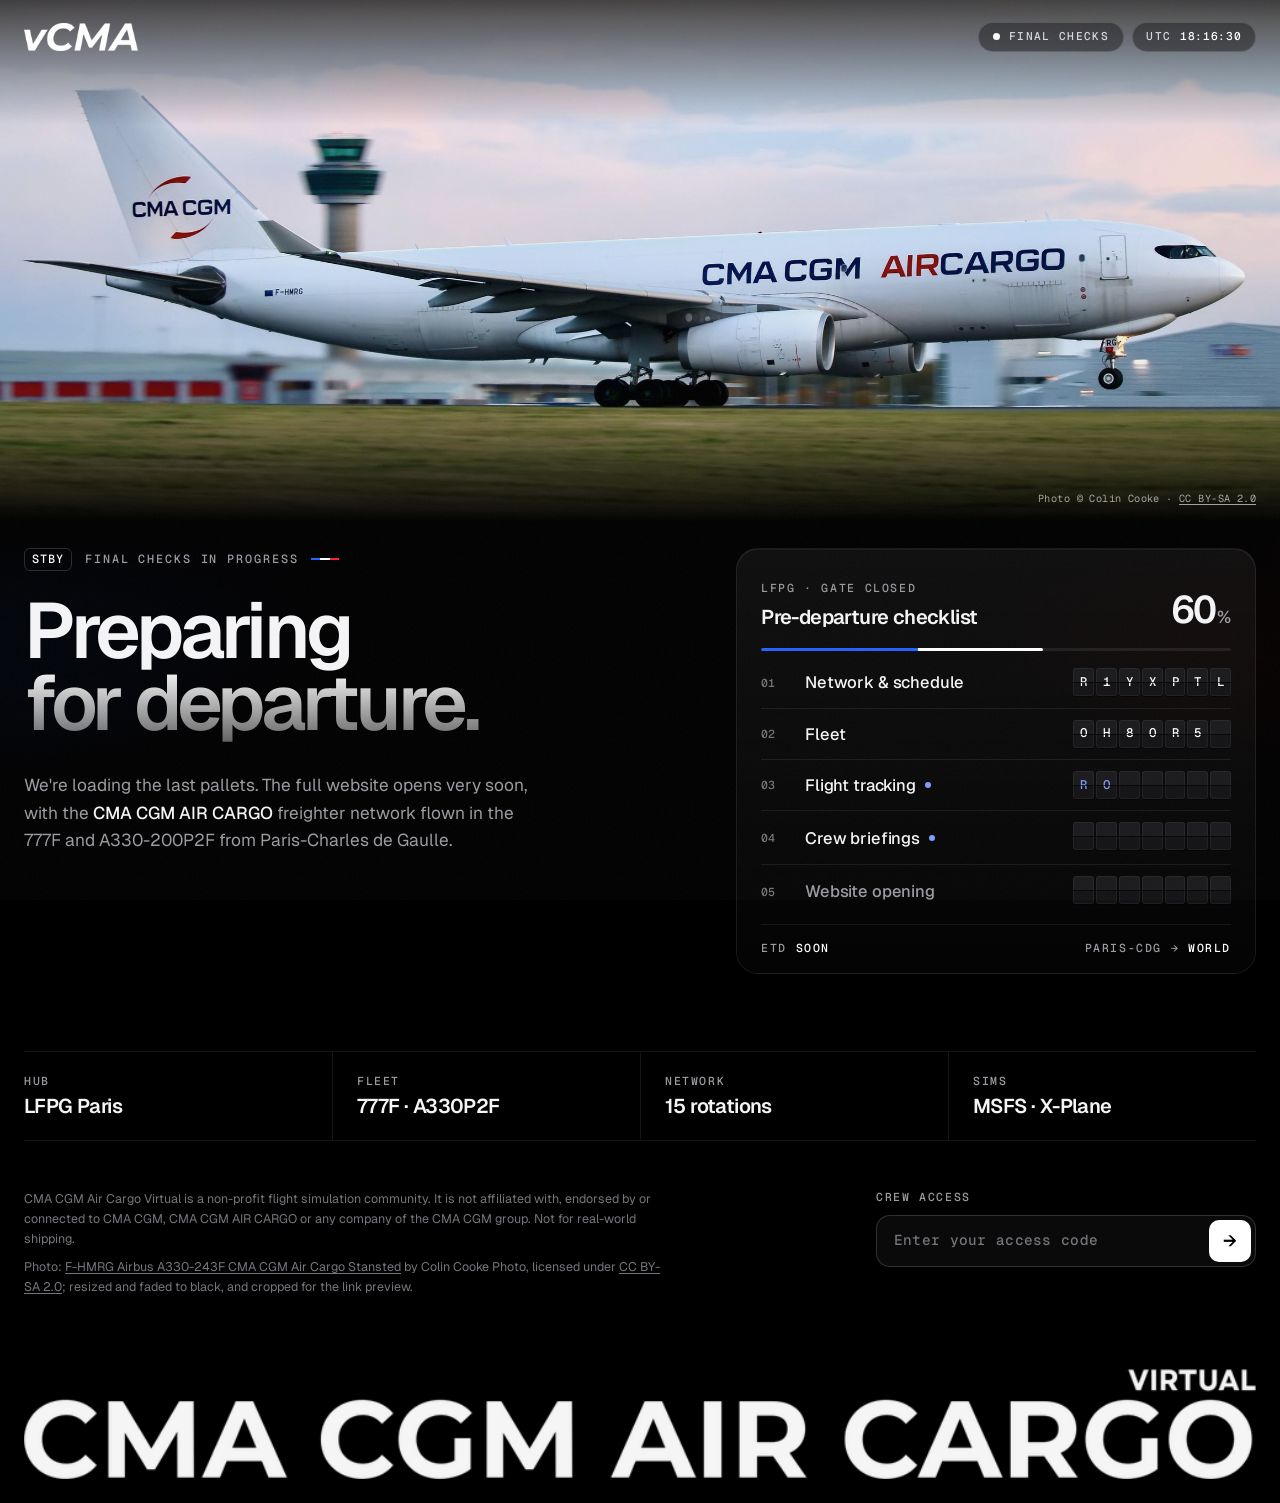
<file: site/maintenance.html>
<!DOCTYPE html>
<html lang="en">
<head>
  <meta charset="utf-8">
  <meta name="viewport" content="width=device-width, initial-scale=1">
  <!--
    Maintenance / "coming soon" page.
    Published in place of index.html when the GitHub variable MAINTENANCE_MODE is "on" (see README).
    "Crew access": typing the MAINTENANCE_PREVIEW_KEY secret opens the real site, published at /<key>.html.
    Self-contained on purpose: it only reuses the images and config.js of the main site.
  -->
  <title>CMA CGM Air Cargo Virtual — Coming soon</title>
  <meta name="description" content="CMA CGM Air Cargo Virtual, a free 777F and A330 freighter virtual airline flying the CMA CGM AIR CARGO network from Paris-Charles de Gaulle, is getting ready for departure. The website opens soon.">
  <meta name="theme-color" content="#000000">
  <link rel="canonical" href="https://cmacgmaircargovirtual.com/">

  <meta property="og:type" content="website">
  <meta property="og:url" content="https://cmacgmaircargovirtual.com/">
  <meta property="og:site_name" content="CMA CGM Air Cargo Virtual">
  <meta property="og:title" content="CMA CGM Air Cargo Virtual — Preparing for departure">
  <meta property="og:description" content="The CMA CGM AIR CARGO freighter network, flown in the 777F and A330-200P2F from Paris-CDG. Opening soon.">
  <meta property="og:image" content="https://cmacgmaircargovirtual.com/assets/img/og-maintenance.jpg">
  <meta property="og:image:width" content="1200">
  <meta property="og:image:height" content="630">
  <meta property="og:image:alt" content="CMA CGM AIR CARGO Airbus A330-200F taking off from London Stansted at sunset, above the CMA CGM Air Cargo Virtual logo">
  <meta name="twitter:card" content="summary_large_image">
  <meta name="twitter:image" content="https://cmacgmaircargovirtual.com/assets/img/og-maintenance.jpg">

  <link rel="icon" type="image/png" sizes="32x32" href="assets/img/favicon-32.png">
  <link rel="icon" type="image/png" sizes="64x64" href="assets/img/favicon-64.png">
  <link rel="apple-touch-icon" href="assets/img/apple-touch-icon.png">

  <link rel="preconnect" href="https://fonts.googleapis.com">
  <link rel="preconnect" href="https://fonts.gstatic.com" crossorigin>
  <link href="https://fonts.googleapis.com/css2?family=Geist:wght@400;500;600&family=Geist+Mono:wght@400;500&display=swap" rel="stylesheet">

  <style>
    :root {
      --bg: #000;
      --border: rgba(255,255,255,.08);
      --border-2: rgba(255,255,255,.16);
      --text: #f5f5f7;
      --text-2: #9b9ba1;
      --text-3: #75757c;
      --blue: #2563ff;
      --blue-soft: #7f9dff;
      --red: #ff1f2d;
      --liseret: linear-gradient(90deg, var(--blue) 0 33.34%, #fff 33.34% 66.67%, var(--red) 66.67% 100%);
      --font: "Geist", "Inter", system-ui, -apple-system, "Segoe UI", sans-serif;
      --mono: "Geist Mono", ui-monospace, "SFMono-Regular", Menlo, Consolas, monospace;
      --ease: cubic-bezier(.2,.7,.2,1);
    }

    *, *::before, *::after { box-sizing: border-box; }
    [hidden] { display: none !important; }
    html, body { margin: 0; }
    body {
      font-family: var(--font);
      font-size: 16.5px;
      line-height: 1.6;
      color: var(--text);
      background: var(--bg);
      -webkit-font-smoothing: antialiased;
      overflow-x: hidden;
    }
    /* Film grain, as on the main site */
    body::after {
      content: ""; position: fixed; inset: 0; z-index: 100; pointer-events: none; opacity: .045;
      background-image: url("data:image/svg+xml,%3Csvg xmlns='http://www.w3.org/2000/svg' width='160' height='160'%3E%3Cfilter id='n'%3E%3CfeTurbulence type='fractalNoise' baseFrequency='.9' numOctaves='2' stitchTiles='stitch'/%3E%3C/filter%3E%3Crect width='100%25' height='100%25' filter='url(%23n)'/%3E%3C/svg%3E");
    }
    img { max-width: 100%; display: block; }
    p { margin: 0; }
    ::selection { background: var(--blue); color: #fff; }
    :focus-visible { outline: 2px solid #fff; outline-offset: 3px; border-radius: 6px; }
    .sr {
      position: absolute; width: 1px; height: 1px; padding: 0; margin: -1px;
      overflow: hidden; clip: rect(0 0 0 0); white-space: nowrap; border: 0;
    }

    .wrap { width: min(1240px, 100% - 3rem); margin-inline: auto; }
    .mono-label {
      font-family: var(--mono); font-weight: 500; font-size: .72rem; line-height: 1.4;
      text-transform: uppercase; letter-spacing: .14em; color: var(--text-2);
    }

    /* ---------- Top bar, over the photo ---------- */
    .nav { position: absolute; top: 0; left: 0; right: 0; z-index: 5; }
    .nav__inner { display: flex; align-items: center; justify-content: space-between; gap: 1rem; padding: 1.4rem 0; }
    .nav__logo { height: 28px; width: auto; }
    .nav__meta { display: flex; align-items: center; gap: .5rem; }
    .chip {
      display: inline-flex; align-items: center; gap: .55rem; padding: .5rem .85rem; border-radius: 999px;
      background: rgba(0,0,0,.38); border: 1px solid rgba(255,255,255,.14);
      backdrop-filter: blur(14px); -webkit-backdrop-filter: blur(14px);
      font: 500 .7rem/1 var(--mono); letter-spacing: .12em; text-transform: uppercase; color: #d8d8dd;
    }
    .chip time { color: #fff; font-variant-numeric: tabular-nums; letter-spacing: .06em; }
    .dot { flex: none; width: 7px; height: 7px; border-radius: 50%; background: #fff; animation: pulse 2s ease-out infinite; }
    @keyframes pulse {
      0%   { box-shadow: 0 0 0 0 rgba(255,255,255,.55); }
      70%  { box-shadow: 0 0 0 9px rgba(255,255,255,0); }
      100% { box-shadow: 0 0 0 0 rgba(255,255,255,0); }
    }

    /* ---------- Photo: full width, whole aircraft visible, fading into black ---------- */
    .shot {
      position: relative; margin: 0; overflow: hidden;
      /* Never so short that the tail or the wheels are cut, never taller than the whole picture */
      height: clamp(38.5vw, 58vh, 66.67vw);
      height: clamp(38.5vw, 58svh, 66.67vw);
    }
    .shot img {
      /* Whole 3:2 photo; the band keeps its lower part: tail top at 38 %, main gear at 75 % of the picture */
      width: 100%; height: 100%; object-fit: cover; object-position: 50% 70%;
      filter: saturate(.92) contrast(1.04) brightness(.94);
      -webkit-mask-image: linear-gradient(180deg, #000 80%, transparent 100%);
      mask-image: linear-gradient(180deg, #000 80%, transparent 100%);
      animation: land 2.8s var(--ease) both;
    }
    .shot::before {
      content: ""; position: absolute; inset: 0; z-index: 1; pointer-events: none;
      background:
        linear-gradient(180deg, rgba(0,0,0,.72) 0%, rgba(0,0,0,0) 24%),
        radial-gradient(130% 100% at 50% 45%, transparent 55%, rgba(0,0,0,.5) 100%);
    }
    @keyframes land { from { opacity: 0; transform: scale(1.07); } to { opacity: 1; transform: none; } }
    .credit {
      position: absolute; right: 1.5rem; bottom: .9rem; z-index: 2; margin: 0;
      font-family: var(--mono); font-size: .64rem; letter-spacing: .04em; color: rgba(255,255,255,.62);
    }

    /* ---------- Headline and checklist ---------- */
    .stage { position: relative; isolation: isolate; }
    .stage::before {
      content: ""; position: absolute; inset: 0; z-index: -1; pointer-events: none;
      background:
        radial-gradient(45% 60% at 0% 0%, rgba(37,99,255,.13), transparent 70%),
        radial-gradient(45% 60% at 100% 0%, rgba(255,31,45,.09), transparent 70%);
      /* no hard edge where the photo ends */
      -webkit-mask-image: linear-gradient(180deg, transparent 0, #000 14rem);
      mask-image: linear-gradient(180deg, transparent 0, #000 14rem);
    }
    .main {
      display: grid; grid-template-columns: minmax(0, 1.1fr) minmax(0, .9fr);
      gap: 3rem clamp(2.5rem, 6vw, 6.5rem); align-items: start;
      padding: clamp(.5rem, 2vw, 2rem) 0 clamp(3rem, 6vw, 5rem);
    }

    .index {
      display: flex; align-items: center; gap: .8rem; margin: 0 0 1.5rem;
      font: 500 .74rem/1.4 var(--mono); text-transform: uppercase; letter-spacing: .16em; color: var(--text-2);
    }
    .index b { font-weight: 500; color: #fff; padding: .15rem .45rem; border: 1px solid var(--border-2); border-radius: 6px; letter-spacing: .08em; }
    .index::after { content: ""; flex: none; width: 28px; height: 2px; background: var(--liseret); }

    h1 {
      margin: 0; font-weight: 600; line-height: .92; letter-spacing: -.055em;
      font-size: clamp(2.8rem, 6.1vw, 5.6rem);
    }
    h1 span { display: block; }
    .fade {
      background: linear-gradient(180deg, #fff 0%, rgba(255,255,255,.36) 100%);
      -webkit-background-clip: text; background-clip: text; color: transparent;
      padding-bottom: .08em; /* keeps the descender of "p" inside the gradient */
    }
    .lead { margin-top: 1.7rem; max-width: 46ch; font-size: 1.08rem; color: var(--text-2); }
    .lead strong { color: var(--text); font-weight: 500; }

    .cta { display: flex; flex-wrap: wrap; gap: .75rem; margin-top: 2rem; }
    .btn {
      display: inline-flex; align-items: center; gap: .55rem;
      font: 500 1rem/1 var(--font); padding: 1rem 1.5rem; border-radius: 14px; text-decoration: none;
      background: #fff; color: #000; box-shadow: 0 10px 30px -10px rgba(255,255,255,.45);
      transition: background-color .2s ease, transform .2s var(--ease);
    }
    .btn span { transition: transform .2s var(--ease); }
    .btn:hover { background: #e6e6ea; transform: translateY(-1px); }
    .btn:hover span { transform: translateX(3px); }

    /* Checklist card, styled as a departure board with split-flap tiles */
    .board {
      position: relative; padding: 1.5rem 1.5rem 1.1rem; border-radius: 22px;
      background: linear-gradient(180deg, rgba(255,255,255,.055), rgba(255,255,255,.015));
      border: 1px solid var(--border);
      box-shadow: 0 50px 90px -50px rgba(0,0,0,1), inset 0 1px 0 rgba(255,255,255,.05);
      backdrop-filter: blur(16px); -webkit-backdrop-filter: blur(16px);
    }
    .board__head { display: flex; align-items: flex-end; justify-content: space-between; gap: 1rem; }
    .board__head h2 { margin: .35rem 0 0; font-size: 1.25rem; font-weight: 600; letter-spacing: -.03em; line-height: 1.2; }
    .board__pct { font-size: 2.4rem; font-weight: 600; letter-spacing: -.05em; line-height: 1; font-variant-numeric: tabular-nums; }
    .board__pct small { font-size: .45em; color: var(--text-2); letter-spacing: 0; margin-left: .1em; }

    .meter { position: relative; height: 3px; margin: 1.2rem 0 .4rem; border-radius: 3px; background: rgba(255,255,255,.08); overflow: hidden; }
    .meter span {
      position: absolute; inset: 0 auto 0 0; width: calc(var(--p, 0) * 100%); border-radius: inherit;
      background: var(--liseret); background-size: calc(100% / var(--p, 1)) 100%;
      transition: width 1.6s var(--ease) .6s;
    }

    .rows { list-style: none; margin: 0; padding: 0; counter-reset: row; }
    .row {
      display: grid; grid-template-columns: 2rem minmax(0, 1fr) auto; align-items: center; gap: .75rem;
      padding: .7rem 0; border-top: 1px solid var(--border);
    }
    .row:first-child { border-top: 0; }
    .row::before { counter-increment: row; content: "0" counter(row); font: 500 .72rem/1 var(--mono); color: var(--text-3); }
    .row__name { display: flex; align-items: center; gap: .6rem; font-weight: 500; letter-spacing: -.01em; }
    .row[data-status="standby"] .row__name { color: var(--text-2); }
    .row[data-status="progress"] .row__name::after {
      content: ""; flex: none; width: 6px; height: 6px; border-radius: 50%; background: var(--blue-soft);
      animation: pulse-blue 2s ease-out infinite;
    }
    @keyframes pulse-blue {
      0%   { box-shadow: 0 0 0 0 rgba(127,157,255,.6); }
      70%  { box-shadow: 0 0 0 8px rgba(127,157,255,0); }
      100% { box-shadow: 0 0 0 0 rgba(127,157,255,0); }
    }
    .row__status { font: 500 .78rem/1 var(--mono); letter-spacing: .1em; text-transform: uppercase; }
    .row[data-status="ready"] .row__status { color: #fff; }
    .row[data-status="progress"] .row__status { color: var(--blue-soft); }
    .row[data-status="standby"] .row__status { color: var(--text-3); }

    .flap { display: inline-flex; gap: 2px; }
    .flap i {
      position: relative; display: inline-grid; place-items: center; width: 1.3rem; height: 1.75rem;
      font: inherit; font-style: normal; letter-spacing: 0; border-radius: 3px;
      background: linear-gradient(180deg, #1a1a1d 0 50%, #131315 50% 100%);
      box-shadow: inset 0 0 0 1px rgba(255,255,255,.05), 0 1px 0 rgba(0,0,0,.6);
    }
    .flap i::after { content: ""; position: absolute; left: 0; right: 0; top: 50%; height: 1px; background: rgba(0,0,0,.7); }
    .flap i.flip { animation: flip .07s linear; }
    @keyframes flip { from { transform: scaleY(.55); filter: brightness(1.7); } to { transform: none; } }

    .board__foot {
      display: flex; justify-content: space-between; gap: 1rem; margin-top: .4rem; padding-top: .9rem;
      border-top: 1px solid var(--border);
    }
    .board__foot b { color: #fff; font-weight: 500; }

    /* ---------- Key facts ---------- */
    .facts { display: grid; grid-template-columns: repeat(4, 1fr); margin-block: 0; border-top: 1px solid var(--border); border-bottom: 1px solid var(--border); }
    .facts div { padding: 1.3rem 1.5rem 1.4rem 0; }
    .facts div + div { padding-left: 1.5rem; border-left: 1px solid var(--border); }
    .facts dd { margin: .3rem 0 0; font-weight: 600; font-size: 1.25rem; line-height: 1.2; letter-spacing: -.03em; }

    /* ---------- Footer: legal, crew access, wordmark ---------- */
    .foot { padding: clamp(2rem, 4vw, 3rem) 0 1.5rem; }
    .foot__row { display: grid; grid-template-columns: minmax(0, 1fr) minmax(0, 380px); gap: 2rem 4rem; align-items: start; }
    .legal { font-size: .78rem; color: var(--text-3); max-width: 640px; }
    .legal p + p { margin-top: .5rem; }
    .legal a, .credit a { color: inherit; text-underline-offset: 2px; }
    .legal a:hover, .credit a:hover { color: #fff; }

    .access label { display: block; margin-bottom: .6rem; }
    .access__field {
      display: flex; align-items: center; padding: 4px; border-radius: 14px;
      background: rgba(255,255,255,.04); border: 1px solid var(--border-2);
      transition: border-color .2s ease, background-color .2s ease;
    }
    .access__field:focus-within { border-color: rgba(255,255,255,.4); background: rgba(255,255,255,.06); }
    .access input {
      flex: 1; min-width: 0; padding: .7rem .8rem; border: 0; outline: 0; background: transparent; color: #fff;
      font: 500 .9rem/1.2 var(--mono); letter-spacing: .06em;
    }
    .access input::placeholder { color: var(--text-3); letter-spacing: .02em; }
    .access button {
      flex: none; display: grid; place-items: center; width: 42px; height: 42px; border: 0; border-radius: 10px;
      background: #fff; color: #000; font: 600 1.1rem/1 var(--font); cursor: pointer;
      transition: background-color .2s ease, transform .2s var(--ease);
    }
    .access button:hover { background: #e6e6ea; }
    .access button:disabled { opacity: .5; cursor: progress; }
    .access__msg { min-height: 1.4em; margin-top: .55rem; font: 500 .72rem/1.4 var(--mono); letter-spacing: .06em; color: var(--text-2); }
    .access__msg.is-error { color: #ff6b74; }
    .access.is-error .access__field { border-color: rgba(255,31,45,.6); animation: shake .35s ease; }
    @keyframes shake { 25% { transform: translateX(-5px); } 75% { transform: translateX(5px); } }

    .wordmark { width: 100%; height: auto; margin-top: clamp(2.5rem, 6vw, 4.5rem); opacity: .96; }

    /* ---------- Entrance ---------- */
    .rise { animation: rise 1s var(--ease) both; animation-delay: calc(.35s + var(--d, 0) * .1s); }
    @keyframes rise { from { opacity: 0; transform: translateY(18px); } to { opacity: 1; transform: none; } }

    /* ---------- Responsive ---------- */
    @media (max-width: 980px) {
      .main { grid-template-columns: 1fr; }
      .board { max-width: 620px; }
      .foot__row { grid-template-columns: 1fr; }
      .access { max-width: 460px; }
    }
    @media (max-width: 760px) {
      .facts { grid-template-columns: repeat(2, 1fr); }
      .facts div { padding: 1rem 1rem 1.1rem 0; }
      .facts div + div { padding-left: 0; border-left: 0; }
      .facts div:nth-child(even) { padding-left: 1rem; border-left: 1px solid var(--border); }
      .facts div:nth-child(n+3) { border-top: 1px solid var(--border); }
      .facts dd { font-size: 1.05rem; }
    }
    @media (max-width: 640px) {
      .wrap { width: calc(100% - 2rem); }
      .nav__inner { padding: 1rem 0; }
      .nav__logo { height: 22px; }
      .chip--status { display: none; }
      .credit { right: 1rem; bottom: .5rem; }
      .main { padding-top: 1.25rem; gap: 2.5rem; }
      .lead { font-size: 1rem; }
      .board { padding: 1.2rem 1rem .9rem; border-radius: 18px; }
      .board__pct { font-size: 2rem; }
      .flap i { width: 1.1rem; height: 1.55rem; }
      .row { grid-template-columns: 1.6rem minmax(0, 1fr) auto; gap: .5rem; }
    }
    @media (max-width: 380px) {
      .flap { gap: 1px; }
      .flap i { width: 1rem; }
    }
    @media (prefers-reduced-motion: reduce) {
      .shot img, .rise, .dot, .row__name::after, .flap i.flip, .access.is-error .access__field { animation: none !important; }
      .meter span, .btn, .btn span { transition: none; }
    }
  </style>
</head>
<body>
  <header class="nav">
    <div class="nav__inner wrap">
      <img class="nav__logo" src="assets/img/logo-vcma.png" alt="vCMA — CMA CGM Air Cargo Virtual" width="122" height="30">
      <div class="nav__meta">
        <span class="chip chip--status"><i class="dot" aria-hidden="true"></i>Final checks</span>
        <span class="chip" aria-hidden="true">UTC <time id="utc">--:--:--</time></span>
      </div>
    </div>
  </header>

  <figure class="shot">
    <img src="assets/img/maintenance.jpg" alt="CMA CGM AIR CARGO Airbus A330-200F F-HMRG taking off from London Stansted at sunset" width="2400" height="1600" fetchpriority="high">
    <figcaption class="credit">Photo © Colin Cooke · <a href="https://creativecommons.org/licenses/by-sa/2.0/" target="_blank" rel="noopener license">CC BY-SA 2.0</a></figcaption>
  </figure>

  <div class="stage">
    <main class="main wrap">
      <div>
        <p class="index rise" style="--d:0"><b>STBY</b>Final checks in progress</p>
        <h1 class="rise" style="--d:1">Preparing <span class="fade">for departure.</span></h1>
        <p class="lead rise" style="--d:2">
          We're loading the last pallets. The full website opens very soon, with the
          <strong>CMA CGM AIR CARGO</strong> freighter network flown in the 777F and A330-200P2F from Paris-Charles de Gaulle.
        </p>
        <div class="cta js-discord rise" style="--d:3" hidden>
          <a class="btn js-discord-link" href="#" target="_blank" rel="noopener">Join our Discord <span aria-hidden="true">→</span></a>
        </div>
      </div>

      <!--
        Checklist: on each line, data-status is "ready", "progress" or "standby"
        (also change the word inside .row__status, shown when JavaScript is off). The percentage is computed.
      -->
      <section class="board rise" style="--d:2" aria-labelledby="board-title">
        <div class="board__head">
          <div>
            <span class="mono-label">LFPG · Gate closed</span>
            <h2 id="board-title">Pre-departure checklist</h2>
          </div>
          <p class="board__pct"><span id="pct">0</span><small>%</small></p>
        </div>
        <div class="meter" aria-hidden="true"><span id="meter"></span></div>
        <ol class="rows">
          <li class="row" data-status="ready"><span class="row__name">Network &amp; schedule</span><span class="row__status">Ready</span></li>
          <li class="row" data-status="ready"><span class="row__name">Fleet</span><span class="row__status">Ready</span></li>
          <li class="row" data-status="progress"><span class="row__name">Flight tracking</span><span class="row__status">Loading</span></li>
          <li class="row" data-status="progress"><span class="row__name">Crew briefings</span><span class="row__status">Loading</span></li>
          <li class="row" data-status="standby"><span class="row__name">Website opening</span><span class="row__status">Standby</span></li>
        </ol>
        <div class="board__foot mono-label">
          <span>ETD <b>Soon</b></span>
          <span>Paris-CDG → <b>World</b></span>
        </div>
      </section>
    </main>

    <dl class="facts wrap rise" style="--d:4">
      <div><dt class="mono-label">Hub</dt><dd>LFPG Paris</dd></div>
      <div><dt class="mono-label">Fleet</dt><dd>777F · A330P2F</dd></div>
      <div><dt class="mono-label">Network</dt><dd>15 rotations</dd></div>
      <div><dt class="mono-label">Sims</dt><dd>MSFS · X-Plane</dd></div>
    </dl>
  </div>

  <footer class="foot">
    <div class="wrap">
      <div class="foot__row">
        <div class="legal">
          <p>
            CMA CGM Air Cargo Virtual is a non-profit flight simulation community. It is not affiliated with, endorsed by or
            connected to CMA CGM, CMA CGM AIR CARGO or any company of the CMA CGM group. Not for real-world shipping.
          </p>
          <p>
            Photo: <a href="https://www.flickr.com/photos/cooke1/53323769502/" target="_blank" rel="noopener">F-HMRG Airbus A330-243F CMA CGM Air Cargo Stansted</a>
            by Colin Cooke Photo, licensed under <a href="https://creativecommons.org/licenses/by-sa/2.0/" target="_blank" rel="noopener license">CC BY-SA 2.0</a>; resized and faded to black, and cropped for the link preview.
          </p>
        </div>

        <form class="access" id="access" novalidate>
          <label class="mono-label" for="access-code">Crew access</label>
          <div class="access__field">
            <input id="access-code" name="code" type="text" placeholder="Enter your access code"
                   autocomplete="off" autocapitalize="off" spellcheck="false" aria-describedby="access-msg">
            <button type="submit" aria-label="Open the website"><span aria-hidden="true">→</span></button>
          </div>
          <p class="access__msg" id="access-msg" role="status" aria-live="polite"></p>
        </form>
      </div>

      <img class="wordmark" src="assets/img/logo-wordmark.png" alt="CMA CGM Air Cargo Virtual" width="1000" height="89" loading="lazy">
    </div>
  </footer>

  <script src="assets/js/config.js"></script>
  <script>
    (function () {
      var reduce = window.matchMedia && window.matchMedia("(prefers-reduced-motion: reduce)").matches;

      // Discord button: shown as soon as discordUrl is filled in assets/js/config.js
      var discord = (window.VCMA_CONFIG || {}).discordUrl;
      if (discord) {
        document.querySelector(".js-discord-link").href = discord;
        document.querySelector(".js-discord").hidden = false;
      }

      // UTC clock
      var clock = document.getElementById("utc");
      function two(n) { return (n < 10 ? "0" : "") + n; }
      function tick() {
        var d = new Date();
        clock.textContent = two(d.getUTCHours()) + ":" + two(d.getUTCMinutes()) + ":" + two(d.getUTCSeconds());
      }
      tick();
      setInterval(tick, 1000);

      // Checklist: percentage, then each status drawn as split-flap tiles
      var WORDS = { ready: "Ready", progress: "Loading", standby: "Standby" };
      var WEIGHT = { ready: 1, progress: 0.5, standby: 0 };
      var TILES = 7;
      var CHARS = "ABCDEFGHIJKLMNOPQRSTUVWXYZ0123456789";
      var rows = document.querySelectorAll(".row");
      var done = 0;

      function flap(tiles, word, delay) {
        tiles.forEach(function (tile, i) {
          var target = word.charAt(i);
          if (reduce) { tile.textContent = target; return; }
          var turns = 5 + i + Math.floor(Math.random() * 6);
          setTimeout(function step() {
            if (turns-- <= 0) { tile.textContent = target; return; }
            tile.textContent = CHARS.charAt(Math.floor(Math.random() * CHARS.length));
            tile.classList.remove("flip");
            void tile.offsetWidth;
            tile.classList.add("flip");
            setTimeout(step, 60);
          }, delay + i * 45);
        });
      }

      Array.prototype.forEach.call(rows, function (row, r) {
        var status = WORDS.hasOwnProperty(row.dataset.status) ? row.dataset.status : "standby";
        var word = WORDS[status];
        done += WEIGHT[status];

        var cell = row.querySelector(".row__status");
        cell.textContent = "";
        var label = document.createElement("span");
        label.className = "sr";
        label.textContent = word;
        var box = document.createElement("span");
        box.className = "flap";
        box.setAttribute("aria-hidden", "true");
        var tiles = [];
        for (var i = 0; i < TILES; i++) tiles.push(box.appendChild(document.createElement("i")));
        cell.appendChild(label);
        cell.appendChild(box);

        var upper = word.toUpperCase();
        flap(tiles, upper, 900 + r * 160);
        // The line in progress keeps turning now and then
        if (status === "progress" && !reduce) {
          setInterval(function () { flap(tiles, upper, 0); }, 9000);
        }
      });

      var share = rows.length ? done / rows.length : 0;
      document.getElementById("pct").textContent = Math.round(share * 100);
      var meter = document.getElementById("meter");
      requestAnimationFrame(function () {
        requestAnimationFrame(function () { meter.style.setProperty("--p", share); });
      });

      // Crew access: the real site is published at /<key>.html (secret MAINTENANCE_PREVIEW_KEY, see README)
      var form = document.getElementById("access");
      var input = document.getElementById("access-code");
      var msg = document.getElementById("access-msg");
      var button = form.querySelector("button");

      function say(text, isError) {
        msg.textContent = text;
        msg.classList.toggle("is-error", !!isError);
        form.classList.remove("is-error");
        if (isError) { void form.offsetWidth; form.classList.add("is-error"); }
      }
      function refuse() {
        button.disabled = false;
        say("Unknown code.", true);
        input.select();
      }

      form.addEventListener("submit", function (event) {
        event.preventDefault();
        var code = input.value.trim();
        if (!code) { say("Type your access code first.", true); input.focus(); return; }
        if (!/^[A-Za-z0-9_-]{12,}$/.test(code)) { refuse(); return; }

        var url = new URL(code + ".html", window.location.href);
        button.disabled = true;
        say("Checking…");
        fetch(url, { method: "HEAD", cache: "no-store" }).then(function (res) {
          if (!res.ok) return refuse();
          say("Cleared. Opening the website…");
          window.location.assign(url.href);
        }, refuse);
      });
    })();
  </script>
</body>
</html>
</file>
